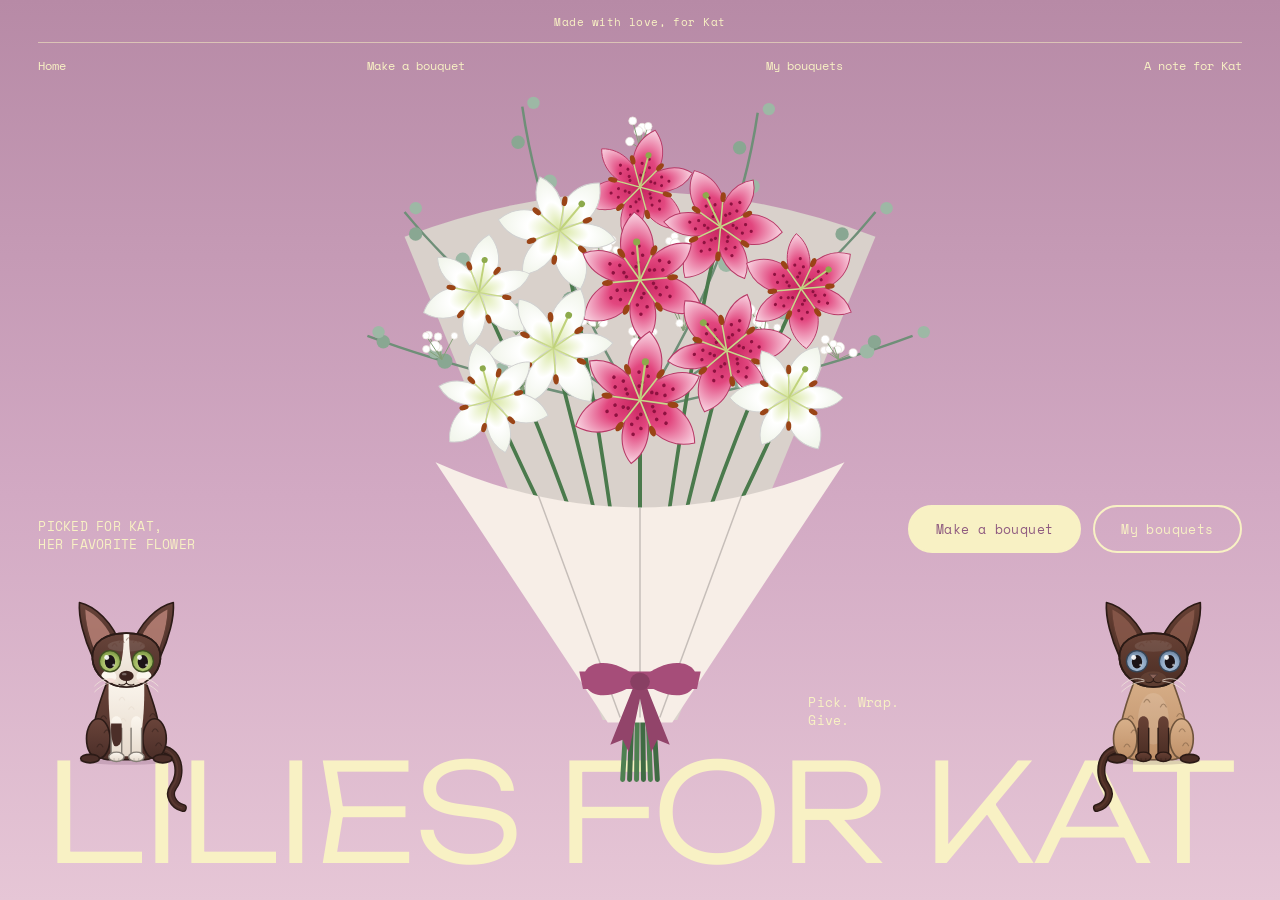
<file: index.html>
<!DOCTYPE html>
<html lang="en">
<head>
<meta charset="UTF-8">
<meta name="viewport" content="width=device-width, initial-scale=1">
<title>Lilies for Kat</title>
<link rel="preconnect" href="https://fonts.googleapis.com">
<link rel="preconnect" href="https://fonts.gstatic.com" crossorigin>
<link href="https://fonts.googleapis.com/css2?family=Space+Mono&family=Unbounded:wght@300&display=swap" rel="stylesheet">
<style>
  :root {
    --cream: #F8F1C4;
    --mauve: #8F5B80;
    --panel: rgba(143, 91, 128, 0.92);
    --mono: "Space Mono", ui-monospace, Menlo, monospace;
    --display: "Unbounded", "Arial Black", system-ui, sans-serif;
    --cat-w: clamp(84px, 11vw, 170px);   /* how wide the cats on the letters are */
  }
  * { box-sizing: border-box; }
  html, body { margin: 0; height: 100%; }
  body {
    background: linear-gradient(180deg, #B78AA6 0%, #D2A9C3 55%, #E6C6D6 100%);
    color: var(--cream);
    font-family: var(--mono);
    overflow-x: hidden;
  }
  a { color: inherit; text-decoration: none; }
  a:hover { text-decoration: underline; text-underline-offset: 3px; }
  :focus-visible { outline: 2px solid var(--cream); outline-offset: 4px; }

  .page {
    position: relative;
    min-height: 100vh;
    display: flex;
    flex-direction: column;
    padding: 0 3vw;
    overflow: hidden;
  }

  /* Top line + nav, like the reference */
  .topline {
    margin: 0;
    padding: 14px 0 12px;
    text-align: center;
    font-size: 11px;
    letter-spacing: 0.04em;
    border-bottom: 1px solid rgba(248, 241, 196, 0.55);
  }
  nav { display: flex; justify-content: space-between; padding: 14px 0; font-size: 12px; }

  /* Middle area with the bouquet */
  .stage { position: relative; flex: 1; min-height: 360px; z-index: 2; }
  .bouquet {
    position: absolute;
    left: 50%;
    bottom: -3vw;
    height: calc(100% + 3vw);
    max-width: 62vw;
    width: auto;
    transform: translateX(-50%);
    overflow: visible;
  }
  .sway {
    transform-box: fill-box;
    transform-origin: 50% 100%;
    animation: sway 6s ease-in-out infinite;
  }
  @keyframes sway {
    0%, 100% { transform: rotate(-1.6deg) translateY(0); }
    50% { transform: rotate(1.6deg) translateY(-6px); }
  }
  .layer { transition: opacity 1.4s ease; }

  /* Three small text blocks */
  .blurb {
    position: absolute;
    bottom: 3vh;
    margin: 0;
    font-size: clamp(11px, 1vw, 14px);
    line-height: 1.35;
    text-transform: uppercase;
    letter-spacing: 0.02em;
  }
  .blurb.left { left: 0; }
  .blurb.mid { left: 64%; text-transform: none; }

  /* The two buttons (bottom right on big screens, under the nav on phones) */
  .actions {
    position: absolute;
    right: 0;
    bottom: 3vh;
    z-index: 3;
    display: flex;
    gap: 12px;
  }
  .btn {
    display: inline-flex;
    align-items: center;
    justify-content: center;
    min-height: 48px;
    padding: 0 26px;
    border: 2px solid var(--cream);
    border-radius: 999px;
    font-family: var(--mono);
    font-size: 13px;
    letter-spacing: 0.03em;
    white-space: nowrap;
    cursor: pointer;
    transition: background 0.2s ease, color 0.2s ease;
  }
  .btn:hover { text-decoration: none; }
  .btn-fill { background: var(--cream); color: var(--mauve); }
  .btn-fill:hover { background: #FFFAD9; }
  .btn-line { background: transparent; color: var(--cream); }
  .btn-line:hover { background: rgba(248, 241, 196, 0.2); }

  /* "My bouquets" panel: covers the page when the link goes to #saved */
  .panel {
    position: fixed;
    inset: 0;
    z-index: 10;
    display: flex;
    align-items: center;
    justify-content: center;
    padding: 20px;
    overflow-y: auto;
    background: linear-gradient(180deg, #B78AA6 0%, #D2A9C3 55%, #E6C6D6 100%);
  }
  .panel[hidden] { display: none; }
  .panel-card {
    width: 100%;
    max-width: 420px;
    padding: 28px 22px;
    text-align: center;
    background: var(--panel);
    border: 1px solid rgba(248, 241, 196, 0.7);
    border-radius: 28px;
  }
  .panel-card h2 {
    margin: 0 0 14px;
    font-family: var(--display);
    font-weight: 300;
    font-size: 26px;
  }
  .saved-lily { width: 120px; height: 120px; }
  .saved-empty { margin: 8px 0 20px; font-size: 15px; line-height: 1.5; }
  .saved-list { list-style: none; margin: 0 0 20px; padding: 0; text-align: left; }
  .saved-list li { padding: 12px 4px; border-bottom: 1px dashed rgba(248, 241, 196, 0.6); }
  /* the note for Kat: a card with a dashed inner border and a lily on top */
  .note-card { position: relative; margin-top: 48px; padding-top: 56px; }
  .note-card::after {
    content: "";
    position: absolute;
    inset: 8px;
    border: 1px dashed rgba(248, 241, 196, 0.5);
    border-radius: 22px;
    pointer-events: none;
  }
  .note-lily { position: absolute; top: -44px; left: 50%; width: 88px; height: 88px; transform: translateX(-50%); }
  .note-text { margin: 16px 0 24px; font-size: 16px; line-height: 1.7; }
  /* My bouquets: a grid of small cards, each with a picture, a name and buttons */
  #saved { align-items: flex-start; }
  #saved-card { margin: auto; max-width: 720px; padding: 28px 16px; }
  .saved-grid {
    display: grid;
    grid-template-columns: repeat(auto-fill, minmax(130px, 1fr));
    gap: 12px;
    margin: 0 0 22px;
  }
  .saved-item {
    display: flex;
    flex-direction: column;
    gap: 8px;
    padding: 10px;
    background: rgba(90, 50, 80, 0.3);
    border: 1px solid rgba(248, 241, 196, 0.5);
    border-radius: 20px;
  }
  .saved-item svg { display: block; width: 100%; aspect-ratio: 1; }
  .saved-name {
    margin: 0;
    font-family: var(--display);
    font-weight: 300;
    font-size: 13px;
    line-height: 1.25;
    overflow-wrap: anywhere;
  }
  .saved-item button, .saved-item a {
    display: flex;
    align-items: center;
    justify-content: center;
    min-height: 40px;
    padding: 6px 10px;
    font-family: var(--mono);
    font-size: 11px;
    line-height: 1.2;
    text-align: center;
    text-decoration: none;
    color: var(--cream);
    background: transparent;
    border: 1.5px solid var(--cream);
    border-radius: 999px;
    cursor: pointer;
  }
  .saved-item [hidden] { display: none; }
  .saved-item .open { background: var(--cream); color: var(--mauve); }
  .saved-item button:hover, .saved-item a:hover { background: rgba(248, 241, 196, 0.2); }
  .saved-item .open:hover { background: #FFFAD9; }
  .saved-sure { margin: 0; font-size: 12px; text-align: center; }
  .saved-problem { margin: 0 0 14px; font-size: 12px; }
  .saved-close { display: inline-block; margin-top: 18px; padding: 10px; font-size: 12px; }

  /* The giant word */
  .word {
    position: relative;
    z-index: 1;
    margin: 0 0 2.5vw;
    font-family: var(--display);
    font-weight: 300;
    line-height: 0.82;
    letter-spacing: -0.01em;
    text-align: center;
    white-space: nowrap;
    font-size: 24vw; /* JS fine-tunes this to fill the width */
  }

  #word { display: inline-block; }

  /* The cats on top of the letters. JS sets --cap-top (where the tops of the letters are). */
  .wordwrap { position: relative; }
  .cats { position: absolute; inset: 0; z-index: 3; pointer-events: none; }
  .cat {
    position: absolute;
    top: var(--cap-top, 0);
    width: var(--cat-w);
    aspect-ratio: 120 / 190;
    padding: 0;
    border: 0;
    background: none;
    color: inherit;
    font: inherit;
    cursor: pointer;
    pointer-events: auto;
    -webkit-tap-highlight-color: transparent;
    transform: translateY(calc(-71.6% + 1px));   /* paws (136 of 190) rest on the letters */
  }
  .cat-left { left: 1.5%; }
  .cat-right { right: 1.5%; }
  .cat svg { display: block; width: 100%; height: 100%; overflow: visible; }

  /* the tiny name label: on hover, keyboard focus, or for a moment after a tap */
  .cat-name {
    position: absolute;
    left: 50%;
    top: 0;
    padding: 2px 8px;
    font-size: 10px;
    letter-spacing: 0.04em;
    white-space: nowrap;
    color: var(--cream);
    background: var(--panel);
    border-radius: 999px;
    opacity: 0;
    transform: translate(-50%, -100%);
    transition: opacity 0.2s ease;
    pointer-events: none;
  }
  .cat:hover .cat-name, .cat:focus-visible .cat-name, .cat.show .cat-name { opacity: 1; }

  /* slow tail swish */
  .tail { animation: swish 4s ease-in-out infinite alternate; }
  @keyframes swish {
    from { transform: rotate(-7deg); }
    to { transform: rotate(9deg); }
  }
  /* blink: the lid closes from the top and opens again */
  .lid { opacity: 0; transform: scaleY(0.05); }
  .blinking .lid { animation: blink 0.28s ease-in-out; }
  @keyframes blink {
    0% { opacity: 0; transform: scaleY(0.05); }
    10% { opacity: 1; transform: scaleY(0.3); }
    48% { opacity: 1; transform: scaleY(1); }
    90% { opacity: 1; transform: scaleY(0.3); }
    100% { opacity: 0; transform: scaleY(0.05); }
  }
  /* ear twitch */
  .twitch { animation: twitch 0.5s ease-in-out; }
  .ear-r.twitch { animation-name: twitch-r; }
  @keyframes twitch {
    0%, 100% { transform: rotate(0); }
    25% { transform: rotate(-9deg); }
    55% { transform: rotate(4deg); }
  }
  @keyframes twitch-r {
    0%, 100% { transform: rotate(0); }
    25% { transform: rotate(9deg); }
    55% { transform: rotate(-4deg); }
  }
  /* tap: tilt the head */
  .tilt .head { animation: tilt 1.8s ease-in-out; }
  @keyframes tilt {
    0%, 100% { transform: rotate(0); }
    18%, 72% { transform: rotate(-10deg); }
  }
  /* tap: a small heart floats up */
  .heart {
    position: absolute;
    left: 50%;
    top: 14%;
    margin-left: -7px;
    font-size: 16px;
    line-height: 1;
    color: #E2477F;
    text-shadow: 0 0 3px #FFFFFF;
    pointer-events: none;
    animation: heart-up 1.4s ease-out forwards;
  }
  @keyframes heart-up {
    0% { transform: translateY(0) scale(0.6); opacity: 0; }
    20% { opacity: 1; }
    100% { transform: translateY(-46px) scale(1.1); opacity: 0; }
  }
  .mbr { display: none; }

  /* Falling petals */
  .petal {
    position: absolute;
    top: -40px;
    width: 14px;
    height: 22px;
    border-radius: 50% 50% 50% 50% / 70% 70% 30% 30%;
    opacity: 0.75;
    pointer-events: none;
    z-index: 0;
    animation: fall linear infinite;
  }
  @keyframes fall {
    0% { transform: translate(0, -5vh) rotate(0deg); }
    100% { transform: translate(var(--drift), 110vh) rotate(540deg); }
  }

  @media (min-width: 701px) {
    .blurb.left { bottom: calc(3vh + var(--cat-w) * 1.25); }
    .actions { bottom: calc(3vh + var(--cat-w) * 1.25); }
  }

  @media (max-width: 700px) {
    nav { font-size: 11px; flex-wrap: wrap; gap: 6px 12px; }
    .blurb.mid { display: none; }
    .mbr { display: inline; }
    .bouquet { max-width: 92vw; }
    .stage { min-height: 64vh; }
    .blurb { bottom: auto; top: 2vh; }
    .blurb.left { top: calc(2vh + 64px); }
    .actions { top: 2vh; bottom: auto; left: 0; right: 0; justify-content: center; }
    .btn { flex: 1; max-width: 190px; padding: 0 12px; font-size: 12px; }
  }

  @media (prefers-reduced-motion: reduce) {
    .tail, .tilt .head, .twitch, .blinking .lid { animation: none; }
    .heart { animation: none; opacity: 0.9; transform: translateY(-24px); transition: opacity 1s ease 0.4s; }
    .sway { animation: none; }
    .petal { display: none; }
    .layer { transition: none; }
  }
</style>
</head>
<body>
<div class="page">
  <p class="topline">Made with love, for Kat</p>
  <nav>
    <a href="#">Home</a>
    <a href="builder.html">Make a bouquet</a>
    <a href="#saved">My bouquets</a>
    <a href="#note">A note for Kat</a>
  </nav>

  <div class="stage">
    <svg class="bouquet" viewBox="60 70 480 570" role="img" aria-label="A lily bouquet that changes colors">
      <g class="sway" id="sway"></g>
    </svg>
    <p class="blurb left">Picked for Kat,<br>her favorite flower</p>
    <p class="blurb mid">Pick. Wrap.<br>Give.</p>
    <div class="actions">
      <a class="btn btn-fill" href="builder.html">Make a bouquet</a>
      <a class="btn btn-line" href="#saved">My bouquets</a>
    </div>
  </div>

  <div class="wordwrap">
    <h1 class="word"><span id="word">LILIES<br class="mbr"> FOR KAT</span></h1>
    <!-- Pika (left) and Chocolate (right) sit on the letters. cats.js draws them. -->
    <div class="cats" id="cats"></div>
  </div>
</div>

<!-- MY BOUQUETS: shown when the address ends in #saved. Filled in by the script below. -->
<section id="saved" class="panel" hidden aria-labelledby="saved-title">
  <div class="panel-card" id="saved-card" tabindex="-1">
    <h2 id="saved-title">My bouquets</h2>
    <div id="saved-body"></div>
    <a class="btn btn-fill" href="builder.html">Make a bouquet</a>
    <br>
    <a class="saved-close" href="#">Back home</a>
  </div>
</section>

<!-- A NOTE FOR KAT: shown when the address ends in #note -->
<section id="note" class="panel" hidden aria-labelledby="note-title">
  <div class="panel-card note-card" id="note-card" tabindex="-1">
    <svg class="note-lily" id="note-lily" viewBox="-60 -60 120 120" aria-hidden="true"></svg>
    <h2 id="note-title">A note for Kat</h2>
    <p class="note-text">I made this for you so that you can create the dream bouquets that i will give you in the future... Im sowwy. Folk Love ❤️</p>
    <a class="btn btn-fill" href="builder.html">Make a bouquet</a>
    <br>
    <a class="saved-close" href="#">Back home</a>
  </div>
</section>

<!-- the bouquet drawings, so My bouquets can show small pictures of saved bouquets -->
<script src="flowers.js"></script>
<script src="bouquet.js"></script>
<script src="cats.js"></script>
<script>
  /* ---------- Lily colors ---------- */
  const LILY = {
    white:     { petal: "#FFFFFF", edge: "#EEF3E6", throat: "#D5E59A", spots: null },
    stargazer: { petal: "#E2477F", edge: "#FBE6EE", throat: "#C8235E", spots: "#8E1240" },
    orange:    { petal: "#F07A22", edge: "#F6A658", throat: "#F8C66B", spots: "#5A2510" },
    yellow:    { petal: "#F4C430", edge: "#F9DE7C", throat: "#E39A17", spots: null },
    blush:     { petal: "#F4B6C6", edge: "#FCE6ED", throat: "#FFFFFF", spots: "#C9577A" },
  };

  // The bouquet cycles through these color combos
  const COMBOS = [
    ["stargazer", "white"],
    ["blush", "white"],
    ["orange", "yellow"],
    ["white", "white"],
  ];

  // Where each lily sits: x, y, size, rotation (back to front)
  const SPOTS = [
    [300, 150, 0.95, 15], [235, 185, 1.0, 40], [365, 182, 1.0, -25],
    [170, 235, 0.95, 10], [300, 225, 1.1, -5], [430, 232, 0.97, 55],
    [230, 280, 1.05, 25], [370, 282, 1.05, -40],
    [180, 322, 0.95, -15], [420, 320, 0.95, 30], [300, 322, 1.12, 8],
  ];
  const MIX = [0, 1, 0, 1, 0, 0, 1, 0, 1, 1, 0]; // which lily gets color A or B

  const PAPER = "#F7EEE7", RIBBON = "#A64D79", GATHER_Y = 540;

  /* ---------- Helpers ---------- */
  function mainSeeded(n) { const x = Math.sin(n * 12.9898 + 78.233) * 43758.5453; return x - Math.floor(x); }

  /* ---------- Drawing pieces ---------- */
  const OUTER = "M0,0 C15,-12 17,-36 0,-50 C-17,-36 -15,-12 0,0 Z";
  const INNER = "M0,0 C12,-12 13,-34 0,-46 C-13,-34 -12,-12 0,0 Z";
  const DOTS = [[0, -13], [3.5, -18], [-3.5, -20], [1.5, -25], [-2, -10]];

  function gradients() {
    return "<defs>" + Object.entries(LILY).map(([id, c]) =>
      `<radialGradient id="g-${id}" cx="0.5" cy="1" fx="0.5" fy="1" r="1.05">
        <stop offset="0" stop-color="${c.throat}"/><stop offset="0.5" stop-color="${c.petal}"/>
        <stop offset="1" stop-color="${c.edge}"/></radialGradient>`).join("") + "</defs>";
  }

  function lily(id, x, y, s, r) {
    const c = LILY[id];
    const petal = (d, a) => `<g transform="rotate(${a})">
      <path d="${d}" fill="url(#g-${id})" stroke="${shade(c.petal, -0.18)}" stroke-width="0.8"/>
      ${c.spots ? DOTS.map(([px, py]) => `<circle cx="${px}" cy="${py}" r="1.3" fill="${c.spots}"/>`).join("") : ""}</g>`;
    let out = [0, 120, 240].map((a) => petal(OUTER, a)).join("") + [60, 180, 300].map((a) => petal(INNER, a)).join("");
    for (let k = 0; k < 6; k++) {
      const deg = k * 60 + 30, rad = (deg * Math.PI) / 180;
      const sx = (Math.sin(rad) * 24).toFixed(1), sy = (-Math.cos(rad) * 24).toFixed(1);
      out += `<line x2="${sx}" y2="${sy}" stroke="#C9D98A" stroke-width="1.2"/>
        <ellipse cx="${sx}" cy="${sy}" rx="2.2" ry="4" transform="rotate(${deg} ${sx} ${sy})" fill="#9A4416"/>`;
    }
    out += `<line y2="-28" stroke="#BFD27A" stroke-width="1.6"/><circle cy="-28" r="2.6" fill="#8DAA4C"/>`;
    return `<g transform="translate(${x},${y}) rotate(${r}) scale(${s})">${out}</g>`;
  }

  function eucalyptus(tipX, tipY, seed) {
    const sx = 300, sy = 330, cx = (sx + tipX) / 2 + (seed % 2 ? 30 : -30), cy = (sy + tipY) / 2;
    let out = `<path d="M${sx},${sy} Q${cx},${cy} ${tipX},${tipY}" stroke="#6F8F78" stroke-width="2" fill="none"/>`;
    for (let t = 0.35, i = 0; t <= 1.001; t += 0.13, i++) {
      const x = (1 - t) ** 2 * sx + 2 * (1 - t) * t * cx + t * t * tipX;
      const y = (1 - t) ** 2 * sy + 2 * (1 - t) * t * cy + t * t * tipY;
      const off = i % 2 ? 9 : -9;
      out += `<circle cx="${(x + off).toFixed(1)}" cy="${(y - 3).toFixed(1)}" r="${(8 - t * 3).toFixed(1)}" fill="${i % 2 ? "#9DB8A5" : "#89A792"}"/>`;
    }
    return out;
  }

  function babysBreath(x, y, seed) {
    let out = "";
    for (let i = 0; i < 7; i++) {
      const dx = (mainSeeded(seed + i) - 0.5) * 26, dy = (mainSeeded(seed + i + 50) - 0.5) * 20;
      out += `<line x1="${x}" y1="${y + 14}" x2="${(x + dx).toFixed(1)}" y2="${(y + dy).toFixed(1)}" stroke="#86A07A" stroke-width="0.8"/>
        <circle cx="${(x + dx).toFixed(1)}" cy="${(y + dy).toFixed(1)}" r="${(2.6 + mainSeeded(seed + i + 9) * 1.6).toFixed(1)}" fill="#FFFFFF" stroke="#E7E1DA" stroke-width="0.6"/>`;
    }
    return out;
  }

  /* ---------- Build the bouquet ---------- */
  function lilyLayer(combo) {
    return SPOTS.map(([x, y, s, r], i) => lily(combo[MIX[i]], x, y, s, r)).join("");
  }

  function buildBouquet() {
    let svg = gradients();
    // back of the paper
    svg += `<path d="M110,190 Q300,118 490,190 L330,580 L270,580 Z" fill="${shade(PAPER, -0.12)}"/>`;
    // eucalyptus framing the back and sides
    [[110, 170], [490, 170], [205, 85], [395, 90], [80, 270], [520, 270]].forEach(([x, y], i) => (svg += eucalyptus(x, y, i)));
    // stems
    SPOTS.forEach(([x, y]) => {
      const ex = 300 + (x - 300) * 0.1;
      svg += `<path d="M${x},${y} Q${(x + ex) / 2},${y + 120} ${ex},${GATHER_Y}" stroke="#4A7A4C" stroke-width="3" fill="none"/>`;
    });
    for (let k = 0; k < 6; k++) {
      const x = 290 + k * 4;
      svg += `<line x1="${x}" y1="560" x2="${x - 4 + k * 1.6}" y2="628" stroke="${k % 2 ? "#3F6B43" : "#4E8051"}" stroke-width="4" stroke-linecap="round"/>`;
    }
    // baby's breath tucked between the lilies
    [[300, 105], [268, 200], [332, 198], [200, 255], [400, 255], [265, 250], [335, 252],
     [300, 275], [205, 300], [395, 300], [140, 275], [460, 275]].forEach(([x, y], i) => (svg += babysBreath(x, y, i * 13)));
    // two lily layers that crossfade between color combos
    svg += `<g class="layer" id="layerA">${lilyLayer(COMBOS[0])}</g><g class="layer" id="layerB" style="opacity:0"></g>`;
    // front of the paper with folds
    svg += `<path d="M135,372 Q300,445 465,372 L326,582 L274,582 Z" fill="${PAPER}"/>
      <path d="M300,409 L300,578 M218,399 L284,578 M382,399 L316,578" stroke="${shade(PAPER, -0.2)}" stroke-width="1.2" fill="none"/>`;
    // ribbon + bow
    svg += `<path d="M251,541 L349,541 L346,555 L254,555 Z" fill="${RIBBON}"/>
      <path d="M296,550 L276,600 L286,596 L291,606 L302,553 Z" fill="${shade(RIBBON, -0.12)}"/>
      <path d="M304,550 L324,600 L314,596 L309,606 L298,553 Z" fill="${shade(RIBBON, -0.12)}"/>
      <path d="M300,548 C278,526 248,532 256,552 C262,566 286,560 300,548 Z" fill="${RIBBON}"/>
      <path d="M300,548 C322,526 352,532 344,552 C338,566 314,560 300,548 Z" fill="${RIBBON}"/>
      <ellipse cx="300" cy="549" rx="8" ry="7" fill="${shade(RIBBON, -0.18)}"/>`;
    document.getElementById("sway").innerHTML = svg;
  }

  /* ---------- Cycle the colors ---------- */
  let current = 0, showingA = true;
  function nextCombo() {
    current = (current + 1) % COMBOS.length;
    const show = document.getElementById(showingA ? "layerB" : "layerA");
    const hide = document.getElementById(showingA ? "layerA" : "layerB");
    show.innerHTML = lilyLayer(COMBOS[current]);
    show.style.opacity = 1;
    hide.style.opacity = 0;
    showingA = !showingA;
  }

  /* ---------- Falling petals ---------- */
  function addPetals() {
    const colors = ["#FFFFFF", "#F4B6C6", "#E2477F", "#FCE6ED"];
    for (let i = 0; i < 9; i++) {
      const p = document.createElement("span");
      p.className = "petal";
      p.style.left = (5 + seeded(i + 100) * 90).toFixed(1) + "%";
      p.style.background = colors[i % colors.length];
      p.style.animationDuration = (10 + seeded(i + 200) * 8).toFixed(1) + "s";
      p.style.animationDelay = (-seeded(i + 300) * 15).toFixed(1) + "s";
      p.style.setProperty("--drift", ((seeded(i + 400) - 0.5) * 160).toFixed(0) + "px");
      document.querySelector(".page").appendChild(p);
    }
  }

  /* ---------- Make the big word fill the width ---------- */
  function fitWord() {
    const word = document.getElementById("word");
    const h1 = word.parentElement;
    h1.style.fontSize = "100px";
    h1.style.fontSize = (100 * h1.clientWidth / word.offsetWidth) * 0.99 + "px";
    placeCats();   // the cats sit on the tops of the letters, which moved
  }

  /* ---------- My bouquets panel and the note for Kat ---------- */
  const savedPanel = document.getElementById("saved");
  const savedBody = document.getElementById("saved-body");
  const notePanel = document.getElementById("note");

  // Fill the My bouquets panel: a friendly message if empty, otherwise a card for each bouquet.
  // (readSavedBouquets and the other saving helpers are in bouquet.js)
  function fillSaved(problem) {
    const list = readSavedBouquets();
    savedBody.innerHTML = "";
    if (problem) {
      const p = document.createElement("p");
      p.className = "saved-problem";
      p.textContent = problem;
      savedBody.appendChild(p);
    }
    if (list.length === 0) {
      savedBody.insertAdjacentHTML("beforeend", `<svg class="saved-lily" viewBox="-60 -60 120 120" aria-hidden="true">${gradients()}${lily("blush", 0, 0, 1.1, 0)}</svg>
        <p class="saved-empty">No bouquets yet.<br>Make your first one!</p>`);
      return;
    }
    const grid = document.createElement("div");
    grid.className = "saved-grid";
    list.forEach(function (b) { grid.appendChild(savedCard(b)); });
    savedBody.appendChild(grid);
  }

  // One card: picture, name, and the buttons Open / Use as starting point / Delete
  function savedCard(b) {
    const card = document.createElement("div");
    card.className = "saved-item";
    let picture = "";
    try { picture = savedPicture(b); } catch (e) { /* a broken bouquet just has no picture */ }
    const id = encodeURIComponent(b.id || "");
    card.innerHTML = picture + '<p class="saved-name"></p>' +
      '<a class="open" href="builder.html?open=' + id + '">Open</a>' +
      '<a href="builder.html?start=' + id + '">Use as starting point</a>' +
      '<button type="button" class="ask-delete">Delete</button>';
    card.querySelector(".saved-name").textContent = savedName(b);   // textContent: typed names can't break the page

    // Delete asks "Are you sure?" first
    card.querySelector(".ask-delete").addEventListener("click", function () {
      card.querySelectorAll("a, .ask-delete").forEach(function (el) { el.hidden = true; });
      const sure = document.createElement("p");
      sure.className = "saved-sure";
      sure.textContent = "Are you sure?";
      const yes = document.createElement("button");
      yes.type = "button";
      yes.textContent = "Yes, delete";
      const no = document.createElement("button");
      no.type = "button";
      no.textContent = "Keep it";
      no.className = "open";
      card.append(sure, yes, no);
      no.focus();
      no.addEventListener("click", function () { fillSaved(); });
      yes.addEventListener("click", function () {
        const left = readSavedBouquets().filter(function (x) { return x.id !== b.id; });
        fillSaved(writeSavedBouquets(left) ? "" : "Sorry, this browser wouldn't let me delete it.");
      });
    });
    return card;
  }

  // Show the panel that matches the end of the address (#saved or #note), or neither
  function showPanels() {
    const wantsSaved = location.hash === "#saved";
    const wantsNote = location.hash === "#note";
    savedPanel.hidden = !wantsSaved;
    notePanel.hidden = !wantsNote;
    document.body.style.overflow = wantsSaved || wantsNote ? "hidden" : "";

    if (wantsSaved) {
      fillSaved();
      document.getElementById("saved-card").focus();
    }
    if (wantsNote) {
      document.getElementById("note-lily").innerHTML = gradients() + lily("stargazer", 0, 0, 1.1, 0);
      document.getElementById("note-card").focus();
    }
  }
  window.addEventListener("hashchange", showPanels);
  document.addEventListener("keydown", function (e) {
    if (e.key === "Escape" && (location.hash === "#saved" || location.hash === "#note")) location.hash = "";
  });

  /* ---------- Start ---------- */
  buildBouquet();
  addPetals();
  initCats();
  fitWord();
  document.fonts.ready.then(fitWord);
  window.addEventListener("resize", fitWord);
  showPanels();
  if (!matchMedia("(prefers-reduced-motion: reduce)").matches) setInterval(nextCombo, 3500);
</script>
</body>
</html>
</file>
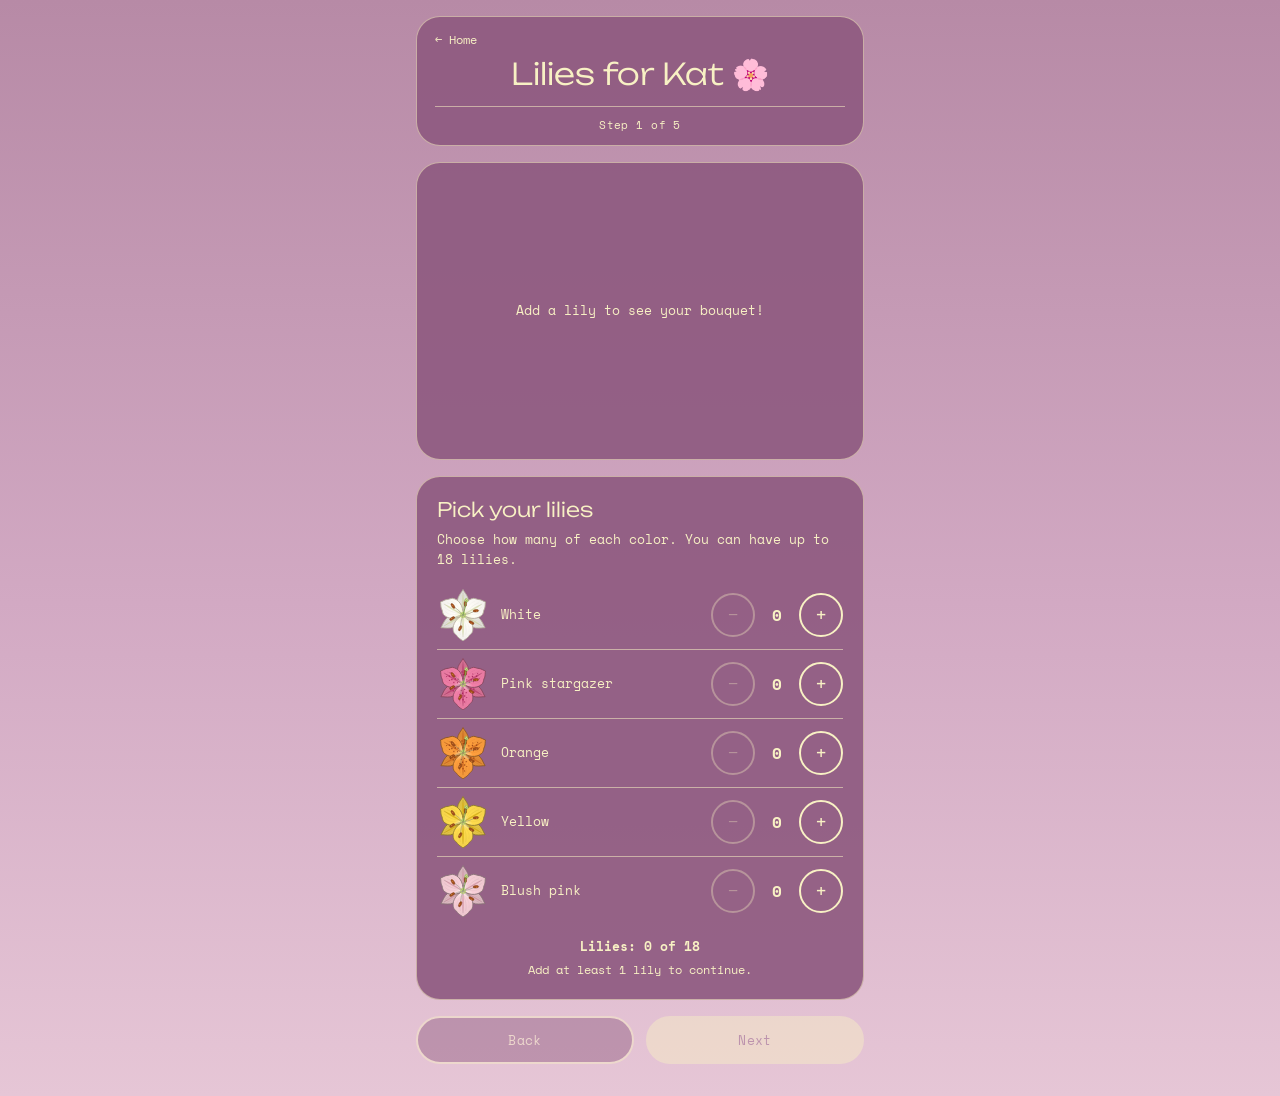
<file: builder.html>
<!DOCTYPE html>
<html lang="en">
<head>
    <meta charset="UTF-8">
    <meta name="viewport" content="width=device-width, initial-scale=1.0">
    <title>Lilies for Kat</title>
    <link rel="preconnect" href="https://fonts.googleapis.com">
    <link rel="preconnect" href="https://fonts.gstatic.com" crossorigin>
    <link href="https://fonts.googleapis.com/css2?family=Space+Mono&family=Unbounded:wght@300&display=swap" rel="stylesheet">
    <link rel="stylesheet" href="style.css">
</head>
<body>
    <!-- BOUQUET BUILDER (the main page, index.html, links here) -->
    <main id="builder" class="app">
        <!-- Header: site name + which step we're on -->
        <header class="app-header">
            <a class="home-link" href="index.html">&larr; Home</a>
            <h1>Lilies for Kat 🌸</h1>
            <p id="step-label" class="step-label">Step 1 of 5</p>
        </header>

        <!-- Small live preview of the bouquet (filled in by script.js) -->
        <div class="preview-wrap">
            <div id="preview" class="preview"></div>
            <!-- The gift card (step 4 shows it by the wrap; script.js fills in the words) -->
            <div id="gift-tag" class="gift-tag" hidden>
                <p id="tag-name" class="tag-name"></p>
                <p id="tag-message" class="tag-message"></p>
            </div>
        </div>

        <!-- "Arrange it yourself": buttons and a hint (script.js shows and hides them) -->
        <div id="arrange-bar" class="arrange-bar" hidden>
            <button id="arrange-btn" class="btn btn-line" type="button">Arrange it yourself</button>
            <button id="reset-btn" class="btn btn-line" type="button" hidden>Reset arrangement</button>
        </div>
        <p id="arrange-hint" class="arrange-hint" hidden>Drag a flower to move it. The flower you pick up comes to the front.</p>

        <!-- The 5 steps. Only one is shown at a time. -->
        <section class="step" data-step="1">
            <h2>Pick your lilies</h2>
            <p class="hint">Choose how many of each color. You can have up to 18 lilies.</p>
            <!-- One row per lily color is built by script.js -->
            <div id="lily-list"></div>
            <p id="lily-total" class="lily-total">Lilies: 0 of 18</p>
            <p id="lily-message" class="lily-message">Add at least 1 lily to continue.</p>
        </section>

        <section class="step" data-step="2">
            <h2>Add filler flowers</h2>
            <p class="hint">These go around your lilies. They're optional, so 0 is fine.</p>
            <!-- One row per filler is built by script.js -->
            <div id="filler-list"></div>
        </section>

        <section class="step" data-step="3">
            <h2>Choose wrapping</h2>
            <p class="hint">Pick a paper color and a ribbon color. Your bouquet updates right away.</p>
            <h3 class="swatch-title" id="wrap-title">Wrapping paper</h3>
            <!-- The swatches are built by script.js -->
            <div id="wrap-swatches" class="swatches" role="radiogroup" aria-labelledby="wrap-title"></div>
            <h3 class="swatch-title" id="ribbon-title">Ribbon</h3>
            <div id="ribbon-swatches" class="swatches" role="radiogroup" aria-labelledby="ribbon-title"></div>
        </section>

        <section class="step" data-step="4">
            <h2>Finishing touches</h2>
            <p class="hint">Both are optional. The card hangs by the wrap as you type.</p>
            <label for="name-input">Bouquet name</label>
            <input id="name-input" type="text" maxlength="30" placeholder="Sunday Lilies" autocomplete="off">
            <p id="name-count" class="char-count">0 / 30</p>
            <label for="message-input">Card message</label>
            <textarea id="message-input" rows="4" maxlength="120" placeholder="Write something sweet for the card"></textarea>
            <p id="message-count" class="char-count">0 / 120</p>
        </section>

        <section class="step" data-step="5">
            <h2>Your bouquet!</h2>
            <!-- The big picture, the name and the card are filled in by script.js -->
            <div id="reveal-picture" class="reveal-picture"></div>
            <h3 id="reveal-name" class="reveal-name"></h3>
            <p id="reveal-message" class="reveal-message" hidden></p>

            <div class="reveal-actions">
                <button id="save-btn" class="btn btn-fill" type="button">Save bouquet</button>
                <a class="btn btn-line" href="index.html#saved">My bouquets</a>
                <button id="again-btn" class="btn btn-line" type="button">Make another</button>
            </div>
            <p id="save-message" class="save-message" role="status"></p>

            <!-- Shown when you save a bouquet you opened from My bouquets and then changed it -->
            <div id="save-choice" class="save-choice" hidden>
                <p id="save-choice-text"></p>
                <button id="update-btn" class="btn btn-fill" type="button">Update it</button>
                <button id="save-new-btn" class="btn btn-line" type="button">Save as new</button>
            </div>
        </section>

        <!-- Back / Next buttons -->
        <nav class="nav-buttons">
            <button id="back-btn" type="button">Back</button>
            <button id="next-btn" type="button">Next</button>
        </nav>
    </main>

    <script src="flowers.js"></script>
    <script src="bouquet.js"></script>
    <script src="script.js"></script>
</body>
</html>
</file>
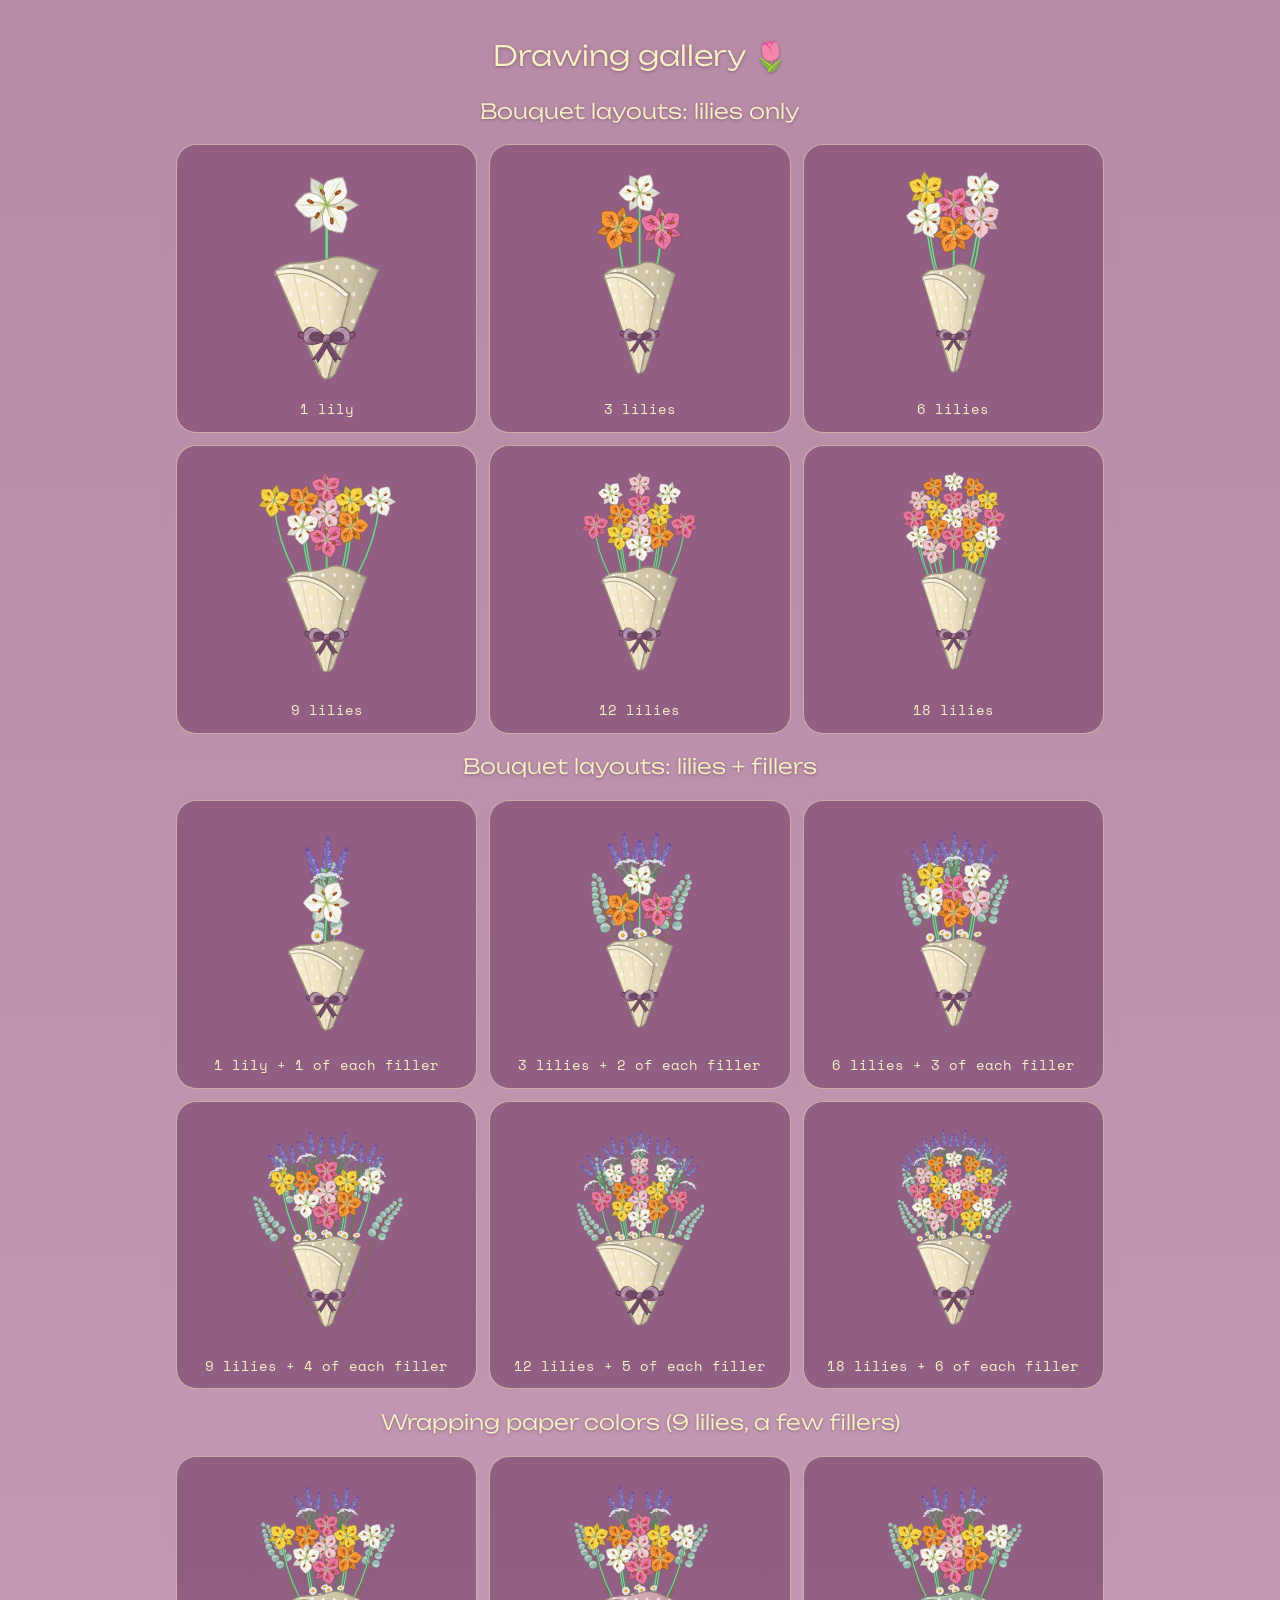
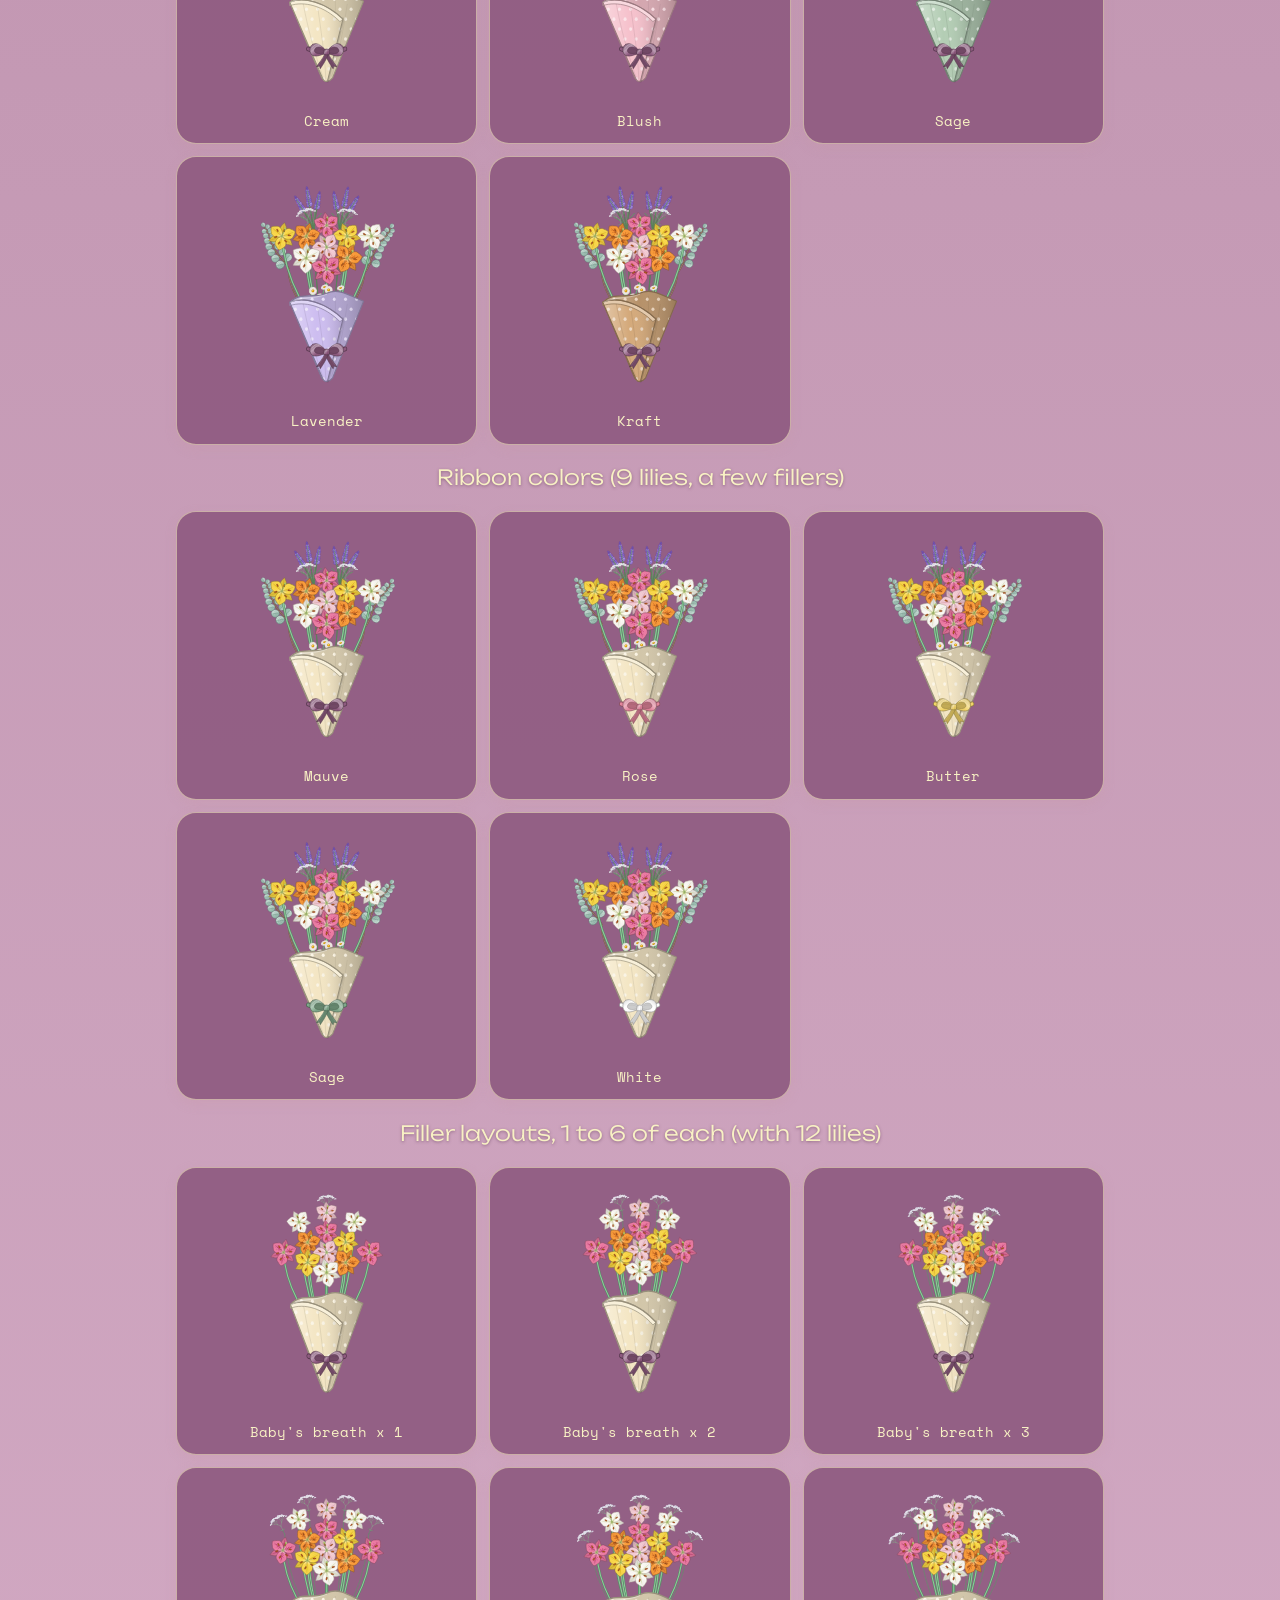
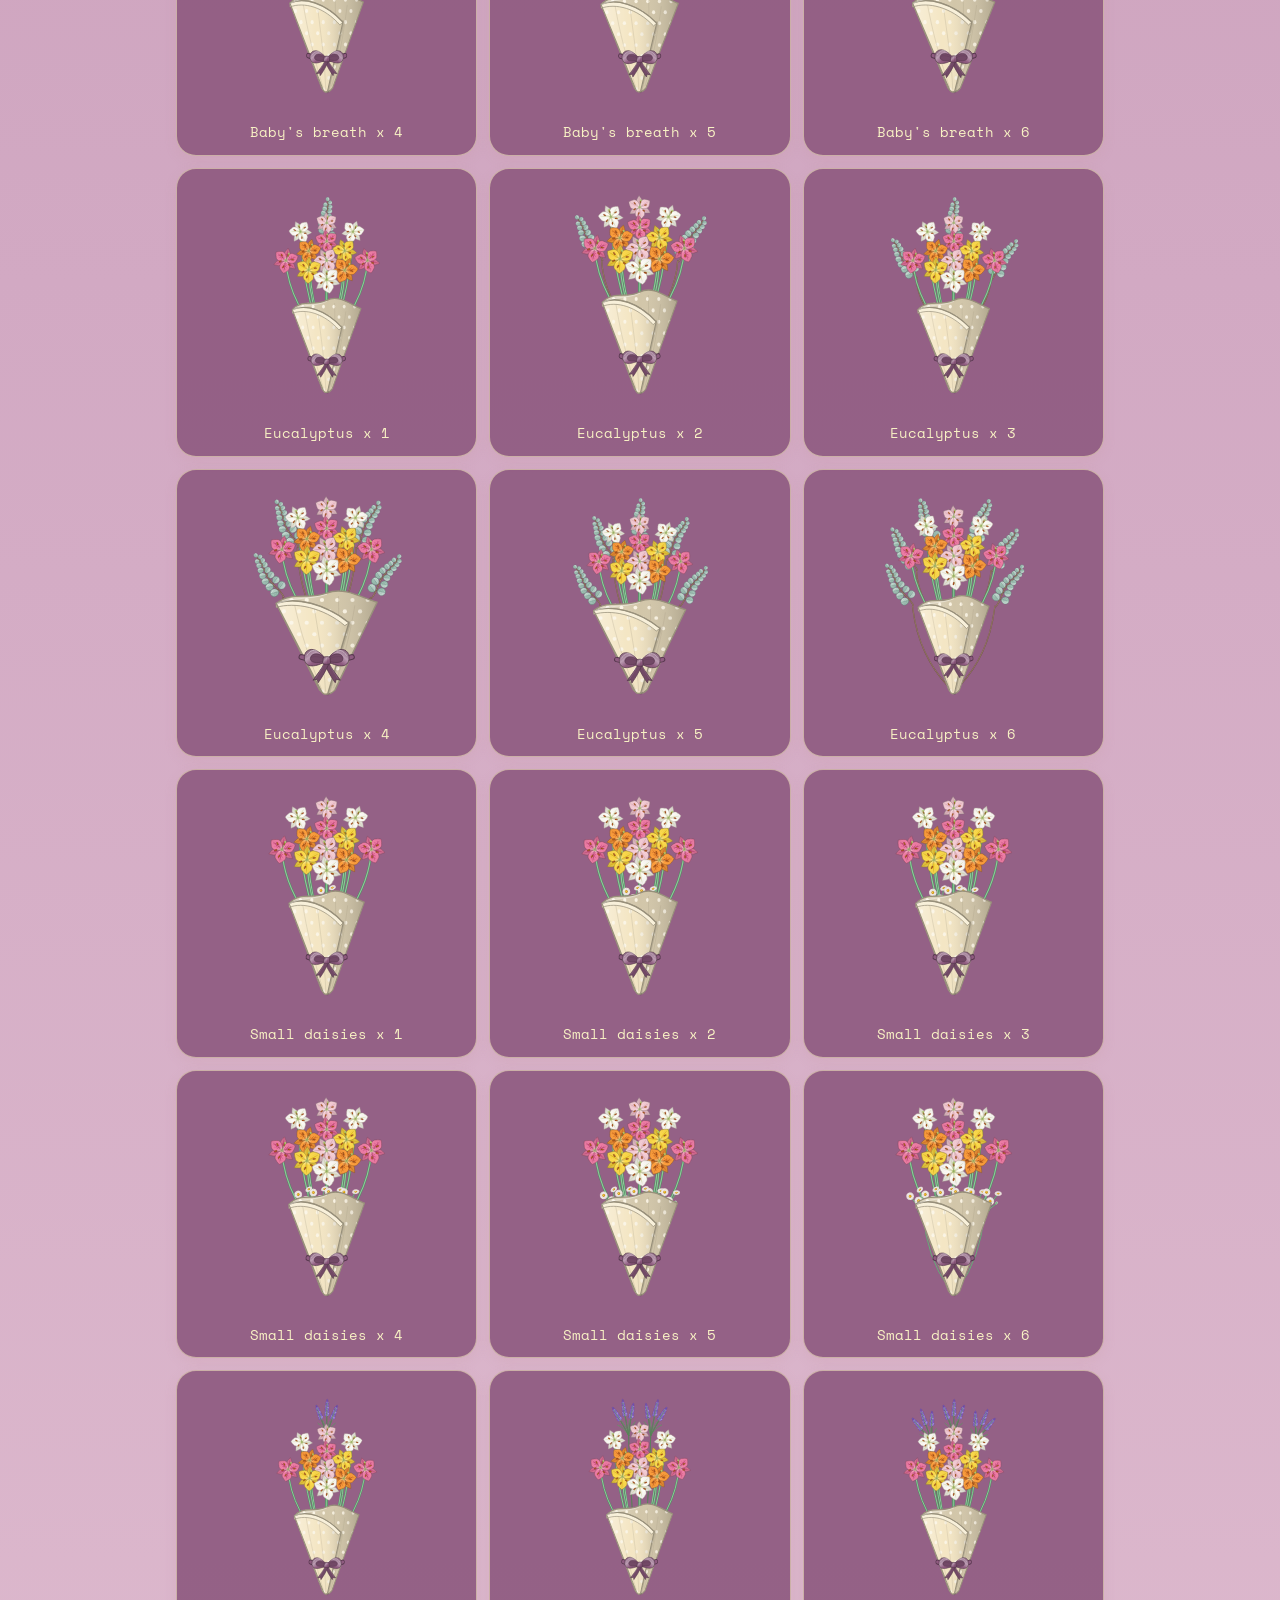
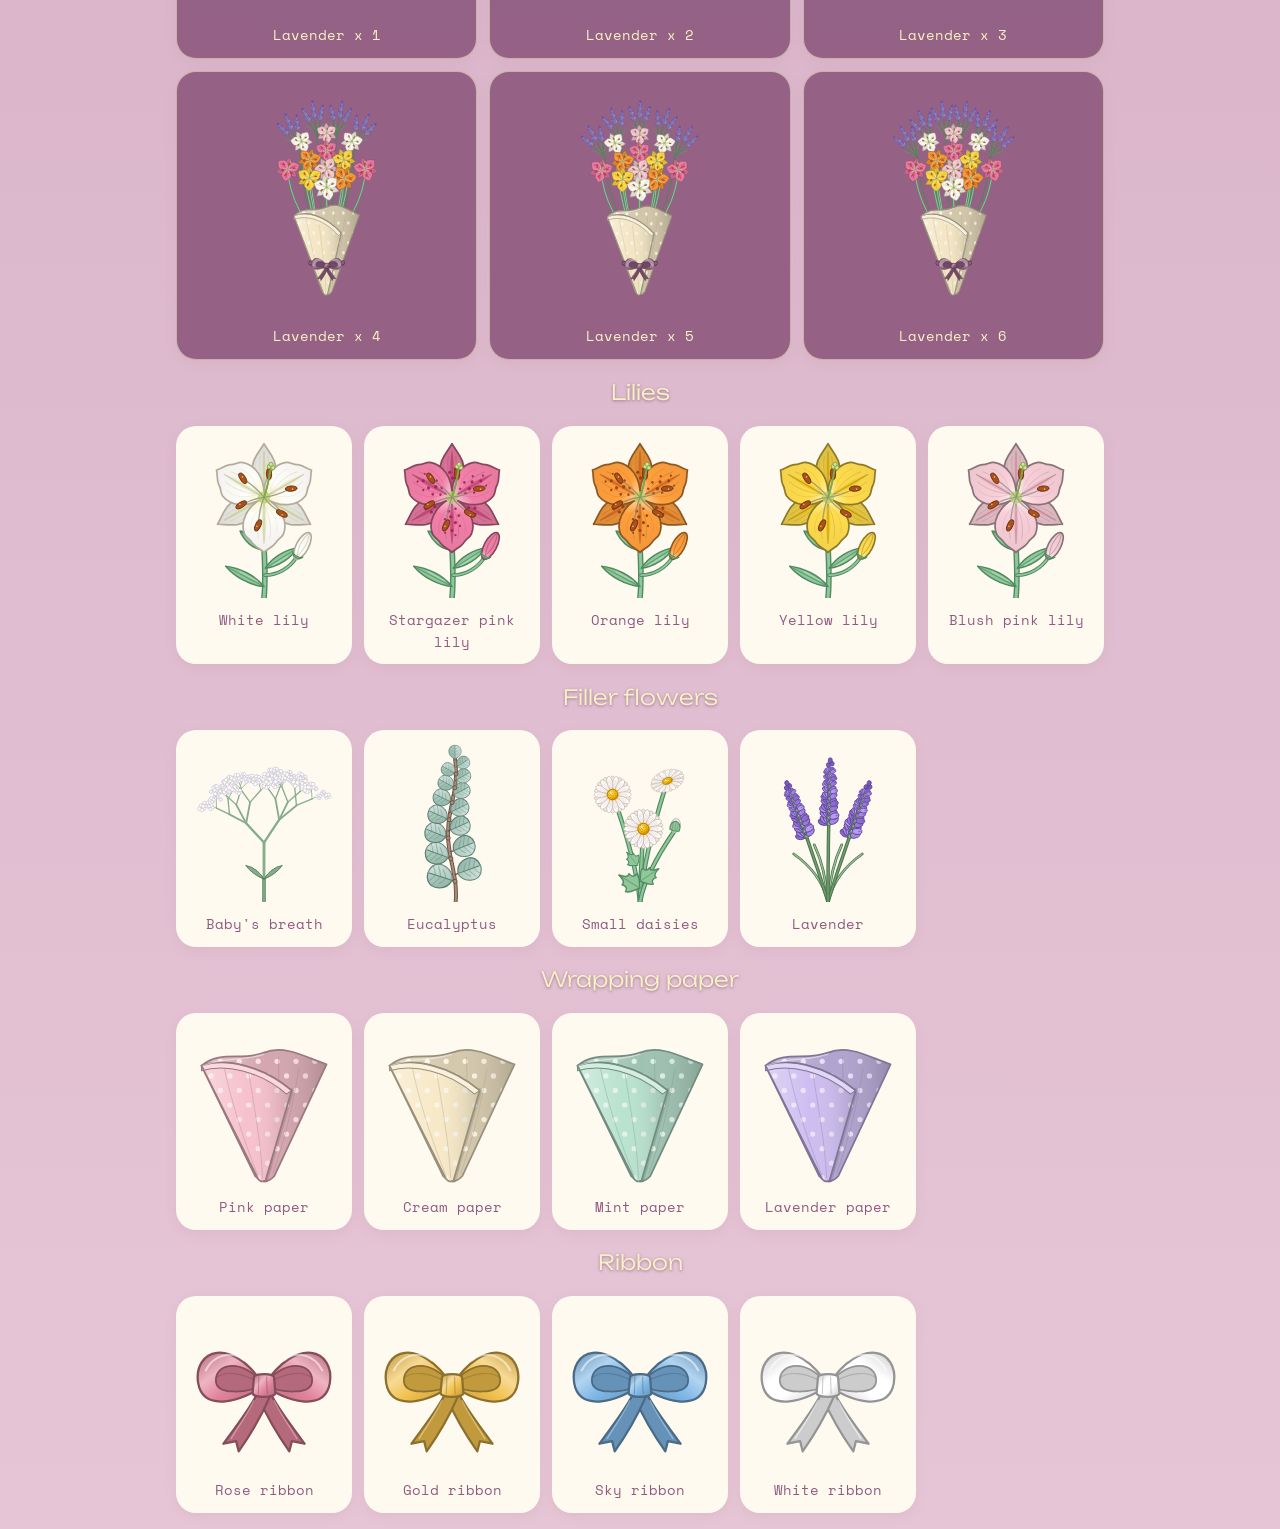
<file: gallery.html>
<!DOCTYPE html>
<html lang="en">
<head>
    <meta charset="UTF-8">
    <meta name="viewport" content="width=device-width, initial-scale=1.0">
    <title>Happy Lilies: Drawing Gallery</title>
    <link rel="preconnect" href="https://fonts.googleapis.com">
    <link rel="preconnect" href="https://fonts.gstatic.com" crossorigin>
    <link href="https://fonts.googleapis.com/css2?family=Space+Mono&family=Unbounded:wght@300&display=swap" rel="stylesheet">
    <link rel="stylesheet" href="style.css">
    <style>
        /* Test page only: a wrapping grid of cards, one per drawing */
        .gallery { max-width: 960px; margin: 0 auto; padding: 16px; }
        .gallery h1, .gallery h2 { text-align: center; font-family: var(--display); font-weight: 300; text-shadow: 0 1px 3px rgba(90, 50, 80, 0.5); }
        .grid { display: grid; grid-template-columns: repeat(auto-fill, minmax(150px, 1fr)); gap: 12px; }
        .card { background: var(--card); border-radius: 20px; padding: 12px; text-align: center;
                box-shadow: 0 4px 12px rgba(200, 150, 160, 0.2); }
        .card svg { width: 100%; height: 160px; }
        .card p { margin: 6px 0 0; font-size: 0.9rem; color: var(--mauve); }
        /* bouquet layouts: bigger cards on the same mauve as the builder */
        .grid.big { grid-template-columns: repeat(auto-fill, minmax(230px, 1fr)); }
        .card.dark { background: var(--panel); border: 1px solid var(--line); }
        .card.dark svg { height: 230px; }
        .card.dark p { color: var(--cream); }
    </style>
</head>
<body>
    <div class="gallery">
        <h1>Drawing gallery 🌷</h1>
        <div id="gallery-root"></div>
    </div>

    <script src="flowers.js"></script>
    <script src="bouquet.js"></script>
    <script>
        // ----- the hand-made bouquet layouts -----
        VIEWBOX.bouquet = "0 0 300 300";

        // n lilies split as evenly as possible over the 5 colors, e.g. 7 = 2, 2, 1, 1, 1
        function lilyCounts(n) {
            const counts = {};
            LILY_TYPES.forEach(function (type, i) {
                counts[type.key] = Math.floor(n / LILY_TYPES.length) + (i < n % LILY_TYPES.length ? 1 : 0);
            });
            return counts;
        }
        // the same number of every filler
        function fillerCounts(each) {
            const counts = {};
            FILLER_TYPES.forEach(function (type) { counts[type.key] = each; });
            return counts;
        }
        const WRAPPED = wrapColors(DEFAULT_WRAP, DEFAULT_RIBBON);   // every bouquet below is wrapped
        const LILY_NUMBERS = [1, 3, 6, 9, 12, 18];
        const WITH_FILLERS = [1, 2, 3, 4, 5, 6];   // how many of each filler goes with the lilies above

        // Each group: a title and a list of drawings (name, draw function, which viewBox to use)
        const groups = [
            { title: "Bouquet layouts: lilies only", big: true, items: LILY_NUMBERS.map(function (n) {
                return [n + (n === 1 ? " lily" : " lilies"), function () { return drawBouquet(lilyCounts(n), fillerCounts(0), null, false, WRAPPED); }, "bouquet"];
            }) },
            { title: "Bouquet layouts: lilies + fillers", big: true, items: LILY_NUMBERS.map(function (n, i) {
                return [n + (n === 1 ? " lily" : " lilies") + " + " + WITH_FILLERS[i] + " of each filler",
                    function () { return drawBouquet(lilyCounts(n), fillerCounts(WITH_FILLERS[i]), null, false, WRAPPED); }, "bouquet"];
            }) },
            { title: "Wrapping paper colors (9 lilies, a few fillers)", big: true, items: WRAP_COLORS.map(function (c) {
                return [c.label, function () { return drawBouquet(lilyCounts(9), fillerCounts(2), null, false, wrapColors(c.key, DEFAULT_RIBBON)); }, "bouquet"];
            }) },
            { title: "Ribbon colors (9 lilies, a few fillers)", big: true, items: RIBBON_COLORS.map(function (c) {
                return [c.label, function () { return drawBouquet(lilyCounts(9), fillerCounts(2), null, false, wrapColors(DEFAULT_WRAP, c.key)); }, "bouquet"];
            }) },
            { title: "Filler layouts, 1 to 6 of each (with 12 lilies)", big: true, items: [].concat.apply([], FILLER_TYPES.map(function (type) {
                return [1, 2, 3, 4, 5, 6].map(function (count) {
                    return [type.label + " x " + count, function () {
                        const counts = fillerCounts(0);
                        counts[type.key] = count;
                        return drawBouquet(lilyCounts(12), counts, null, false, WRAPPED);
                    }, "bouquet"];
                });
            })) },
            { title: "Lilies", items: [
                ["White lily", drawWhiteLily, "flower"],
                ["Stargazer pink lily", drawStargazerLily, "flower"],
                ["Orange lily", drawOrangeLily, "flower"],
                ["Yellow lily", drawYellowLily, "flower"],
                ["Blush pink lily", drawBlushLily, "flower"]
            ]},
            { title: "Filler flowers", items: [
                ["Baby's breath", drawBabysBreath, "flower"],
                ["Eucalyptus", drawEucalyptus, "flower"],
                ["Small daisies", drawDaisies, "flower"],
                ["Lavender", drawLavender, "flower"]
            ]},
            { title: "Wrapping paper", items: [
                ["Pink paper", function () { return drawWrapping({ color: "#f6c1cc" }); }, "wrapping"],
                ["Cream paper", function () { return drawWrapping({ color: "#f7e9c8" }); }, "wrapping"],
                ["Mint paper", function () { return drawWrapping({ color: "#b9e2cf" }); }, "wrapping"],
                ["Lavender paper", function () { return drawWrapping({ color: "#cdbdf0" }); }, "wrapping"]
            ]},
            { title: "Ribbon", items: [
                ["Rose ribbon", function () { return drawRibbon({ color: "#e2849b" }); }, "ribbon"],
                ["Gold ribbon", function () { return drawRibbon({ color: "#f2c14e" }); }, "ribbon"],
                ["Sky ribbon", function () { return drawRibbon({ color: "#7fb7e6" }); }, "ribbon"],
                ["White ribbon", function () { return drawRibbon({ color: "#ffffff" }); }, "ribbon"]
            ]}
        ];

        // Build the page from the list above
        const root = document.getElementById("gallery-root");
        groups.forEach(function (group) {
            let html = "<h2>" + group.title + "</h2><div class='grid" + (group.big ? " big" : "") + "'>";
            group.items.forEach(function (item) {
                html += "<div class='card" + (item[2] === "bouquet" ? " dark" : "") + "'>" + makeSvg(item[1](), VIEWBOX[item[2]]) + "<p>" + item[0] + "</p></div>";
            });
            root.innerHTML += html + "</div>";
        });
    </script>
</body>
</html>
</file>
<file: style.css>
/* Look of the bouquet builder (builder.html). It matches the main page (index.html):
   pink-mauve gradient, cream text, Unbounded headings, Space Mono small text,
   thin cream lines and pill buttons. The fonts are loaded in the page's <head>. */

:root {
    --cream: #F8F1C4;
    --mauve: #8F5B80;                       /* text on cream buttons; also the card color */
    --panel: rgba(143, 91, 128, 0.92);      /* cards: mauve, so cream text stays easy to read */
    --line: rgba(248, 241, 196, 0.55);      /* thin cream divider lines */
    --card: #FFFAF0;                        /* light cards (used by gallery.html) */
    --mono: "Space Mono", ui-monospace, Menlo, monospace;
    --display: "Unbounded", "Arial Black", system-ui, sans-serif;
}

* {
    box-sizing: border-box;
}

body {
    margin: 0;
    min-height: 100vh;
    background: linear-gradient(180deg, #B78AA6 0%, #D2A9C3 55%, #E6C6D6 100%);
    color: var(--cream);
    font-family: var(--mono);
    font-size: 14px;
    line-height: 1.5;
}

a {
    color: inherit;
}

:focus-visible {
    outline: 2px solid var(--cream);
    outline-offset: 3px;
}

/* Makes the hidden attribute always win, even on elements that set display */
[hidden] {
    display: none !important;
}

/* One centered column, good for phones */
.app {
    max-width: 480px;
    margin: 0 auto;
    padding: 16px 16px 32px;
}

/* ---------- Header: home link, title, step label ---------- */
.app-header {
    margin-bottom: 16px;
    padding: 14px 18px 0;
    text-align: center;
    background: var(--panel);
    border: 1px solid var(--line);
    border-radius: 24px;
}

.home-link {
    display: block;
    text-align: left;
    font-size: 12px;
    text-decoration: none;
}

.home-link:hover {
    text-decoration: underline;
    text-underline-offset: 3px;
}

.app-header h1 {
    margin: 8px 0 14px;
    font-family: var(--display);
    font-weight: 300;
    font-size: clamp(22px, 7vw, 30px);
    line-height: 1.15;
}

/* Small monospace label with a thin line above it, like the main page's top line */
.step-label {
    margin: 0;
    padding: 10px 0 12px;
    border-top: 1px solid var(--line);
    font-size: 11px;
    letter-spacing: 0.04em;
}

/* ---------- Live preview ---------- */
.preview {
    margin-bottom: 16px;
    padding: 8px;
    background: var(--panel);
    border: 1px solid var(--line);
    border-radius: 24px;
}

.preview svg {
    display: block;
    width: 100%;
    height: 280px;
}

.preview-empty {
    margin: 0;
    height: 280px;
    display: flex;
    align-items: center;
    justify-content: center;
    text-align: center;
    font-size: 13px;
}

/* Hidden on the reveal step. Not display:none, so the drawings' colors keep working. */
.preview.collapsed {
    height: 0;
    padding: 0;
    margin: 0;
    overflow: hidden;
    border: none;
}

/* ---------- Steps ---------- */
/* Each step is a mauve card; hidden unless it's the current one */
.step {
    display: none;
    min-height: 240px;
    padding: 20px;
    background: var(--panel);
    border: 1px solid var(--line);
    border-radius: 24px;
}

.step.active {
    display: block;
}

.step h2 {
    margin: 0 0 8px;
    font-family: var(--display);
    font-weight: 300;
    font-size: clamp(16px, 5vw, 20px);
    line-height: 1.25;
}

:where(.step) p {
    margin: 0 0 12px;
}

.hint {
    font-size: 13px;
}

/* ---------- Step 1 and 2: pickers ---------- */
.lily-row {
    display: flex;
    align-items: center;
    gap: 12px;
    padding: 8px 0;
    border-bottom: 1px solid var(--line);
}

.lily-row:last-of-type {
    border-bottom: none;
}

.lily-thumb {
    width: 52px;
    height: 52px;
    flex-shrink: 0;
}

.lily-thumb svg {
    width: 100%;
    height: 100%;
}

.lily-name {
    flex: 1;
    font-size: 13px;
}

.counter {
    display: flex;
    align-items: center;
    gap: 10px;
}

.count {
    min-width: 1.5em;
    text-align: center;
    font-weight: bold;
    font-size: 16px;
}

/* Round - and + buttons (big enough to tap on a phone) */
.count-btn {
    width: 44px;
    height: 44px;
    padding: 0;
    font-family: var(--mono);
    font-size: 20px;
    line-height: 1;
    color: var(--cream);
    background: transparent;
    border: 2px solid var(--cream);
    border-radius: 50%;
    cursor: pointer;
    transition: background 0.2s ease;
}

.count-btn:hover:not(:disabled) {
    background: rgba(248, 241, 196, 0.22);
}

.count-btn:disabled {
    opacity: 0.35;
    cursor: not-allowed;
}

.lily-total {
    margin: 12px 0 0;
    font-weight: bold;
    font-size: 13px;
    text-align: center;
}

.lily-message {
    margin: 4px 0 0;
    min-height: 1.2em;
    font-size: 12px;
    text-align: center;
}

/* ---------- Buttons: the same pill style as the main page ---------- */
.btn,
.nav-buttons button {
    display: inline-flex;
    align-items: center;
    justify-content: center;
    min-height: 48px;
    padding: 0 26px;
    border: 2px solid var(--cream);
    border-radius: 999px;
    font-family: var(--mono);
    font-size: 13px;
    letter-spacing: 0.03em;
    white-space: nowrap;
    text-decoration: none;
    cursor: pointer;
    transition: background 0.2s ease, color 0.2s ease;
}

/* Filled cream with mauve text */
.btn-fill,
#next-btn {
    background: var(--cream);
    color: var(--mauve);
}

.btn-fill:hover,
#next-btn:hover:not(:disabled) {
    background: #FFFAD9;
}

/* Outlined cream. It has a mauve fill so the text is easy to read on the light gradient. */
.btn-line,
#back-btn {
    background: var(--mauve);
    color: var(--cream);
}

.btn-line:hover,
#back-btn:hover:not(:disabled) {
    background: #A06C91;
}

.nav-buttons {
    display: flex;
    gap: 12px;
    margin-top: 16px;
}

.nav-buttons button {
    flex: 1;
}

/* Greyed-out look for disabled buttons */
.nav-buttons button:disabled {
    opacity: 0.45;
    cursor: not-allowed;
}

/* Used by script.js to hide a button (Next on the last step) */
.hidden {
    visibility: hidden;
}

/* ---------- Form fields (for the name and card message step) ---------- */
label {
    display: block;
    margin-bottom: 6px;
    font-size: 12px;
    letter-spacing: 0.03em;
}

input[type="text"],
textarea,
select {
    width: 100%;
    padding: 12px 14px;
    font-family: var(--mono);
    font-size: 14px;
    color: var(--cream);
    background: rgba(90, 50, 80, 0.45);
    border: 1px solid var(--line);
    border-radius: 16px;
}

::placeholder {
    color: rgba(248, 241, 196, 0.75);
}

textarea {
    resize: none;
    line-height: 1.4;
}

/* "12 / 30" under a text box */
.char-count {
    margin: 4px 4px 14px;
    font-size: 11px;
    text-align: right;
}

/* ---------- Gift card: hangs by the wrap in the preview ---------- */
.preview-wrap {
    position: relative;
}

.gift-tag {
    position: absolute;
    right: 14px;
    bottom: 26px;
    width: min(46%, 160px);
    padding: 24px 12px 12px;
    color: var(--mauve);
    background: var(--cream);
    border-radius: 14px;
    box-shadow: 0 4px 10px rgba(90, 50, 80, 0.35);
    transform: rotate(4deg);
    pointer-events: none;
}

/* the punched hole at the top... */
.gift-tag::before {
    content: "";
    position: absolute;
    top: 8px;
    left: 50%;
    width: 10px;
    height: 10px;
    margin-left: -5px;
    background: #A06C91;
    border-radius: 50%;
}

/* ...and the string that goes up toward the ribbon */
.gift-tag::after {
    content: "";
    position: absolute;
    top: 12px;
    left: 50%;
    width: 70px;
    height: 0;
    border-top: 2px solid var(--cream);
    transform-origin: 0 0;
    transform: rotate(-125deg);
}

.gift-tag p {
    margin: 0;
    overflow-wrap: anywhere;
}

.tag-name {
    font-family: var(--display);
    font-weight: 300;
    font-size: 12px;
    line-height: 1.25;
}

.tag-message {
    margin-top: 6px;
    padding-top: 6px;
    border-top: 1px solid rgba(143, 91, 128, 0.4);
    font-size: 11px;
    line-height: 1.35;
}

/* the hint shown before anything is typed */
.tag-message.empty {
    opacity: 0.6;
}

/* ---------- Arrange it yourself ---------- */
.arrange-bar {
    display: flex;
    flex-wrap: wrap;
    gap: 10px;
    justify-content: center;
    margin: -4px 0 16px;
}

.arrange-bar .btn {
    min-height: 44px;
    padding: 0 18px;
    font-size: 12px;
}

.arrange-hint {
    margin: -6px 8px 16px;
    font-size: 12px;
    text-align: center;
}

/* While arranging: a bigger picture, a brighter frame, and no page scrolling when you touch it
   (so a finger can drag a flower). Flowers can be grabbed with their invisible circles. */
.preview.arranging {
    border-color: var(--cream);
    border-width: 2px;
    touch-action: none;
    user-select: none;
    -webkit-user-select: none;
}

.preview.arranging svg,
.preview.arranging .preview-empty {
    height: min(62vh, 400px);
    touch-action: none;
}

.hit {
    pointer-events: none;
}

.preview.arranging .hit,
.preview.arranging .item {
    pointer-events: all;
    cursor: grab;
}

/* ---------- Step 3: color swatches ---------- */
.swatch-title {
    margin: 18px 0 8px;
    padding-top: 14px;
    border-top: 1px solid var(--line);
    font-family: var(--mono);
    font-weight: normal;
    font-size: 12px;
    letter-spacing: 0.04em;
}

.swatch-title:first-of-type {
    margin-top: 6px;
}

.swatches {
    display: grid;
    grid-template-columns: repeat(5, 1fr);
    gap: 4px;
}

/* A round color with its name under it. The picked one gets a cream ring and a check. */
.swatch {
    display: flex;
    flex-direction: column;
    align-items: center;
    gap: 6px;
    padding: 6px 0;
    font-family: var(--mono);
    font-size: 11px;
    color: var(--cream);
    background: none;
    border: none;
    cursor: pointer;
}

.swatch-dot {
    position: relative;
    display: block;
    width: 44px;
    height: 44px;
    border-radius: 50%;
    border: 2px solid rgba(248, 241, 196, 0.6);
    transition: box-shadow 0.15s ease;
}

.swatch.picked .swatch-dot {
    border-color: var(--cream);
    box-shadow: 0 0 0 3px var(--mauve), 0 0 0 5px var(--cream);
}

.swatch.picked .swatch-dot::after {
    content: "\2713";
    position: absolute;
    inset: 0;
    display: flex;
    align-items: center;
    justify-content: center;
    font-size: 20px;
    font-weight: bold;
    color: var(--mauve);
    text-shadow: 0 0 3px #ffffff, 0 0 3px #ffffff;
}

.swatch.picked .swatch-name {
    font-weight: bold;
    text-decoration: underline;
    text-underline-offset: 3px;
}

.swatch:hover .swatch-dot {
    border-color: var(--cream);
}

/* ---------- Final reveal and saving ---------- */
.reveal-picture svg {
    display: block;
    width: 100%;
    height: min(60vh, 380px);
}

.reveal-name {
    margin: 4px 0 0;
    font-family: var(--display);
    font-weight: 300;
    font-size: clamp(18px, 6vw, 24px);
    line-height: 1.2;
    text-align: center;
    overflow-wrap: anywhere;
}

/* the card message, like a little note under the name */
.reveal-message {
    margin: 10px auto 0;
    padding: 12px 16px;
    max-width: 320px;
    color: var(--mauve);
    background: var(--cream);
    border-radius: 16px;
    text-align: center;
    overflow-wrap: anywhere;
}

.reveal-actions {
    display: flex;
    flex-direction: column;
    gap: 10px;
    margin-top: 18px;
}

.save-message {
    min-height: 1.4em;
    margin: 10px 0 0;
    font-size: 13px;
    text-align: center;
}

.save-choice {
    margin-top: 6px;
    padding: 14px;
    text-align: center;
    border: 1px dashed var(--line);
    border-radius: 18px;
}

.save-choice .btn {
    margin: 4px;
}
</file>
